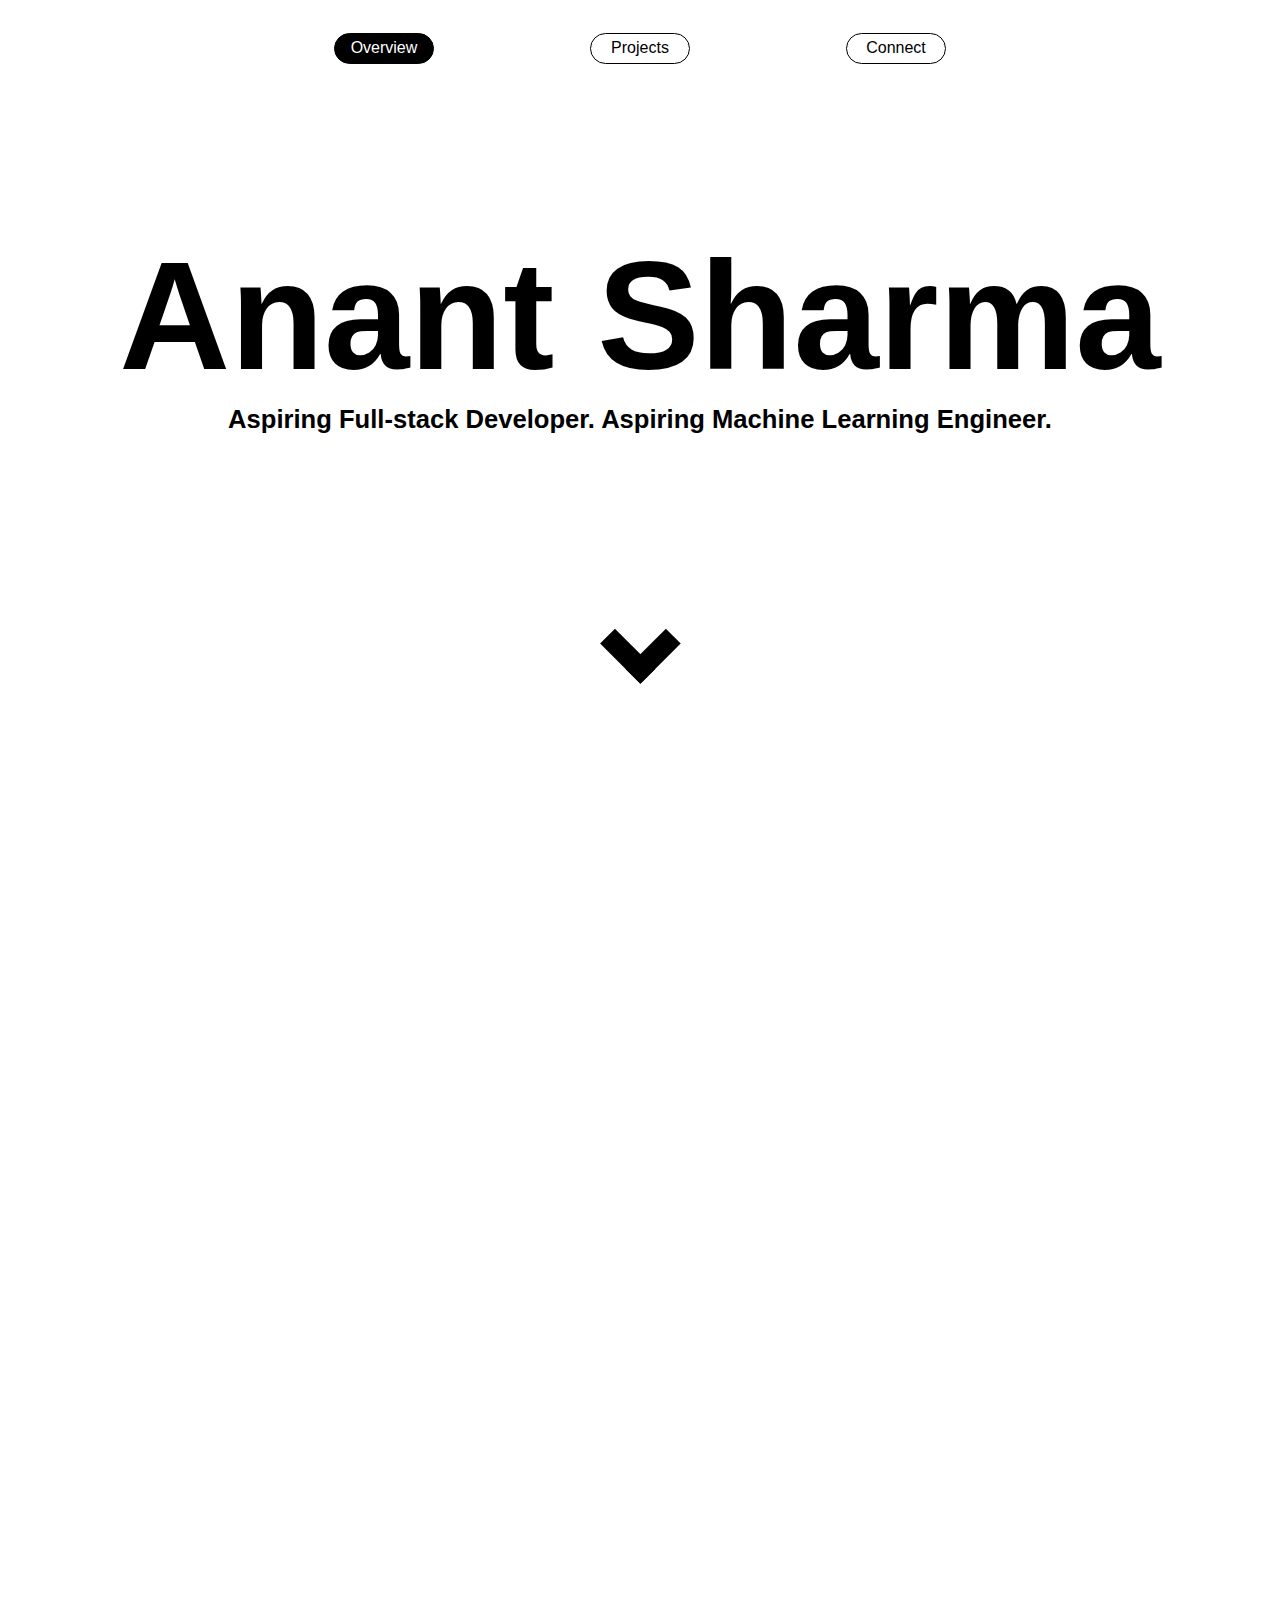
<file: index.html>
<!DOCTYPE html>
<html>

    <head>
        <title>Anant Sharma</title>
        <meta name="viewport" content="width=device-width, initial-scale=1.0">
        <meta charset="utf-8">
        <link rel="stylesheet" href="styles/common.css">
        <link rel="stylesheet" href="styles/homePage.css">
        <link rel="stylesheet" href="styles/homePage-mobile.css">
        <script src="scripts/jquery-3.3.1.min.js"></script>
    </head> 

    <body>

        <div class="pageHeader">
            <ul id="navbar">
                <a href="#" class="active">Overview</a>
                <a href="projects.html">Projects</a>
                <a href="connect.html">Connect</a>
            </ul>
        </div>

        <div class="contentWrapper">

            <div class="midContent">
                <h1 id="headline">Anant Sharma</h1>
                <h2 id="sub-headline">Aspiring Full-stack Developer. Aspiring Machine Learning Engineer.</h2>
            </div>

            <div style="display:flex; justify-content: center; width:100%; margin: calc((150px - 9.75vw)/2) 0;"><i class="down-arrow-headline"></i></div>

            <div class="about-area">

                <div class="col-12 about-table">

                    <div class="col-4">
                        <img src="images/icon-education.png" class="icon">
                        <h3>Education</h3>

                        <p>I graduated from Kuwait English School with distinction and a 4.0 GPA, and am currently studying at The University of 
                            Western Ontario as a third-year student majoring in Software Engineering.
                        </p>
                    </div>

                    <div class="col-4">
                        <img src="images/thunder.png" class="icon">
                        <h3>Motivation/Goals</h3>

                        <p>I enjoy the development process itself, and so enjoy building all kinds of systems regardless of the languages
                            and frameworks needed to realize them. I aim to have a highly diverse skillset and be a dynamic member
                            of the team who can quickly tackle the next task in line.
                        </p>
                    </div>

                    <div class="col-4">
                        <img src="images/briefcase2.png" class="icon">
                        <h3>Seeking Employment</h3>

                        <p>I'm looking to join a team that has a clear objective with an intention to make an impact. I enjoy creating and 
                            fulfilling timelines for my projects, and am always excited to brainstorm new ideas with others.
                        </p>
                    </div>

                </div>

            </div>

            <div class="skills-area">
                <div class="skills-table">

                    <div class="section-content">
                        <img src="images/terminal.png" class="icon">
                        <h3 class="section-content-title">Dev Languages</h3>
                        <ul>
                            <li>C++</li>
                            <li>Python</li>
                            <li>Java</li>
                            <li>C#</li>
                            <li>Unity</li>
                        </ul>
                    </div>

                    <div class="section-content">
                        <img src="images/web.png" class="icon">
                        <h3 class="section-content-title">Web Technologies</h3>
                        <ul>
                            <li>HTML5</li>
                            <li>CSS3</li>
                            <li>Bootstrap 4</li>
                            <li>Javascript</li>
                            <li>NodeJS</li>
                            <li>JQuery</li>
                            <li>SQL</li>
                            <li>MongoDB</li>
                        </ul>
                    </div>

                    <div class="section-content">
                        <img src="images/ai.png" class="icon">
                        <h3 class="section-content-title">Machine Learning</h3>
                        <ul>
                            <li>Tensorflow, Keras, Scikit-Learn, Numpy, Pandas, Matplotlib</li>
                            <li>Artifical Neural Networks</li>
                            <li>(CNNs, RBMs, DBNs, Autoencoders, Word2Vec)</li>
                            <li>Ensembles</li>
                            <li>Linear Regression, Clustering, SVM, Random Forests</li>
                            <li>Collaborative Filtering for Recommender Systems</li>
                        </ul>
                    </div>

                    <div class="section-content">
                        <img src="images/tools.png" class="icon">
                        <h3 class="section-content-title">Tools</h3>
                        <ul>
                            <li>Git</li>
                            <li>Terminal</li>
                            <li>Slack</li>
                            <li>Visual Studio</li>
                            <li>Eclipse</li>
                            <li>Unity</li>
                        </ul>
                    </div>

                    <div class="section-content grid-full">
                        <img src="images/education.jpg" class="icon">
                        <h3 class="section-content-title">Courses</h3>

                        <ul class="courseList">
                            <li>ECE 4436 - Networking: Principles, Protocols, and Architectures</li>
                            <li>SE 3352 - Software Requirements and Analysis</li>
                            <li>SE 3309 - Database Management Systems</li>
                            <li>SE 3316 - Web Technologies</li>
                            <li>SE 3313 - Operating Systems</li>
                            <li>SE 2205 - Algorithms and Data Structures</li>
                            <li>SE 2250 - Software Construction</li>
                        </ul>

                        <ul class="courseList">
                            <li>SE 2202 - Software Design</li>
                            <li>STATS 2141- Applied Probability for Engineers</li>
                            <li>AM 2276 - Applied Math for Engineering III </li>
                            <li>AM 2270 - Applied Math for Engineering II</li>
                            <li>MATH 2151 - Discrete Structures for Engineering</li>
                            <li>ECE 2277 - Digital Logic Systems</li>
                            <li>CS 1037 - Comp Sci Fundamentals II</li>
                        </ul>
                    </div>

                </div>

            </div>

        </div>

    </body>
    
    <script src="scripts/home.js"></script>

</html>
</file>
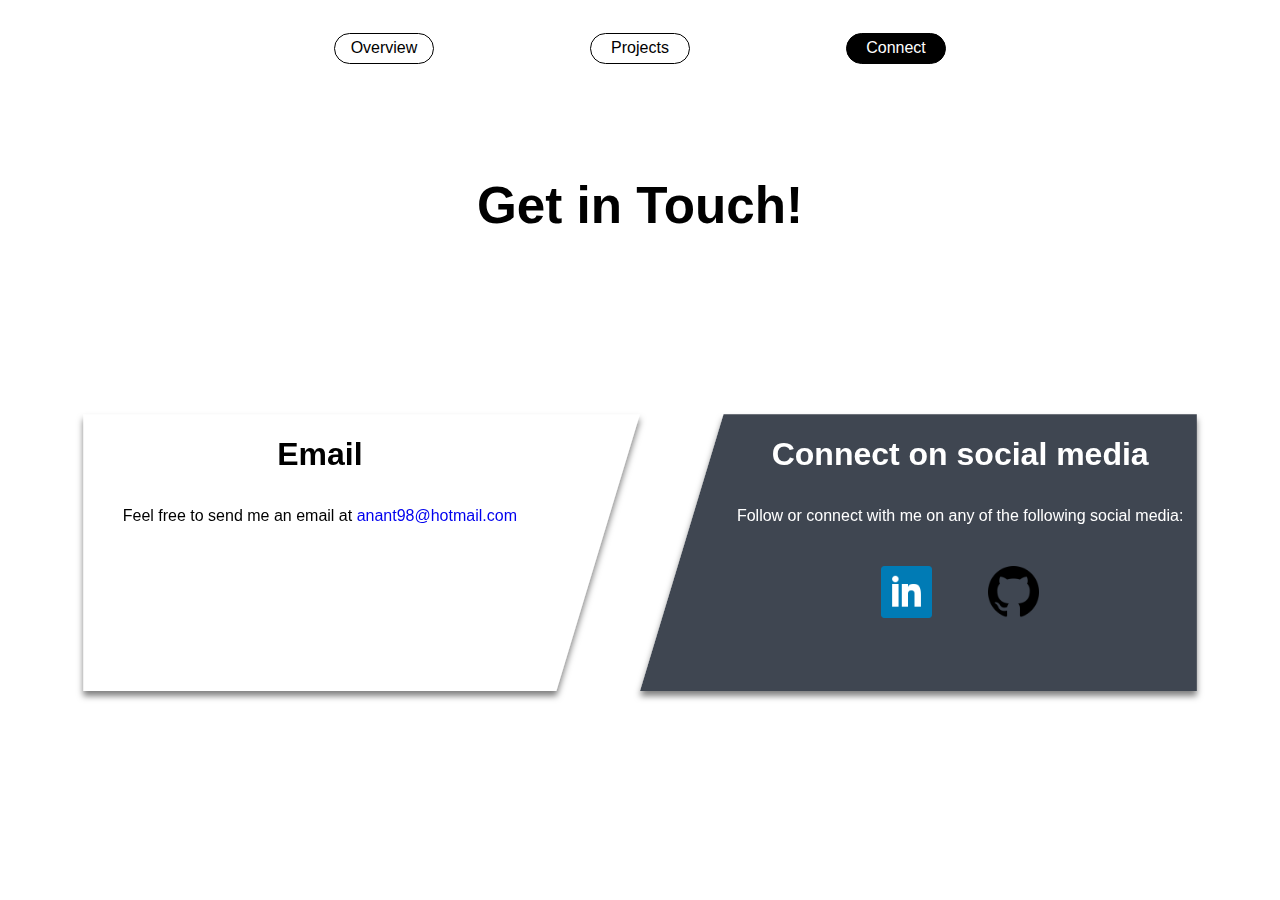
<file: connect.html>
<!DOCTYPE html>
<html>

    <head>
        <title>Connect</title>
        <meta name="viewport" content="width=device-width, initial-scale=1.0">
        <link rel="stylesheet" href="styles/common.css">
        <link rel="stylesheet" href="styles/connect.css">
        <script src="scripts/jquery-3.3.1.min.js"></script>
    </head>

    <body>

        <div class="pageHeader">
            <ul id="navbar">
                <a href="index.html">Overview</a>
                <a href="projects.html">Projects</a>
                <a href="#" class="active">Connect</a>
            </ul>
        </div>

        <h3 class="headline">Get in Touch!</h1>

        <div class="contentWrapper">
            
            <!-- Get in Touch! - simple page heading. -->
            <!-- One block for email -->
            <!-- Another contrasting block for social media -->
            <div class="container">
                <div class="emailBox">
                    <div class="textShift-email"></div>
                    <h1>Email</h1>
                    <p>Feel free to send me an email at <a href="mailto:anant98@hotmail.com">anant98@hotmail.com</a></p>
                </div>
                <div class="socialBox">
                    <div class="textShift-social"></div>
                    <h1>Connect on social media</h1>
                    <p>Follow or connect with me on any of the following social media:</p>

                    <div class="social-container">
                        <a href="https://www.linkedin.com/in/anant-sharma-b62867149/">
                            <img class="social-icon" src="images/social/linkedin.png">
                        </a>
                        <a href="https://github.com/The-9880">
                            <img class="social-icon" src="images/social/github.png">
                        </a>
                    </div>
                </div>
            </div>

        </div>

    </body>

</html>
</file>
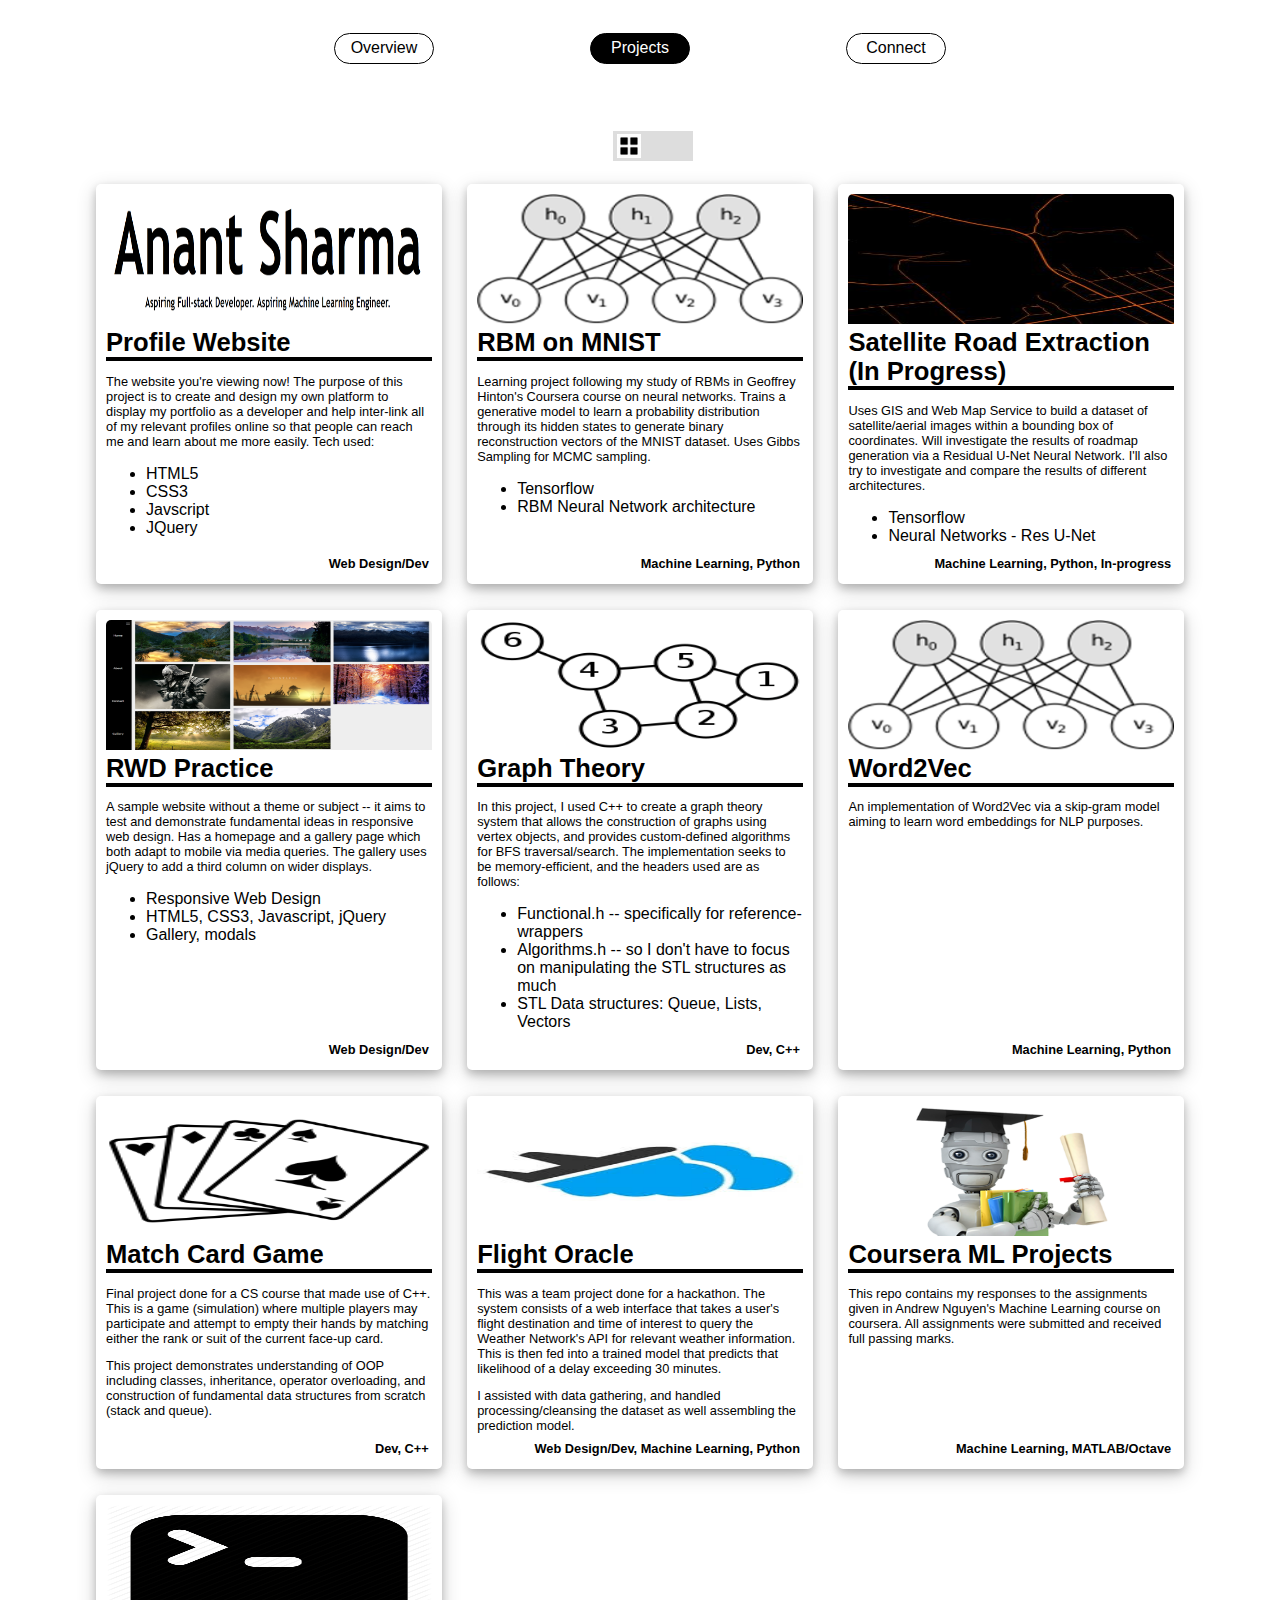
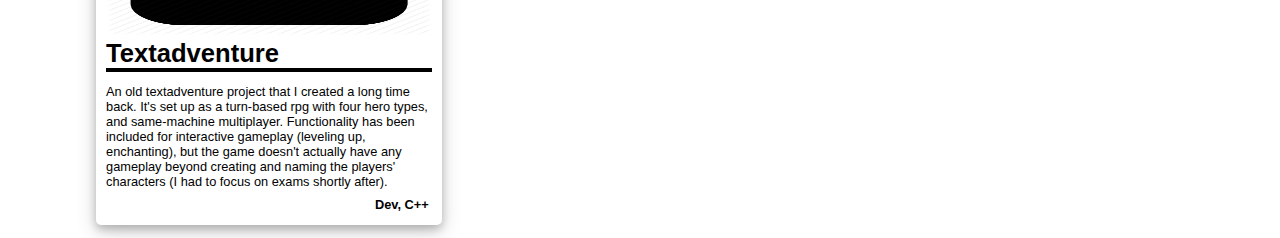
<file: projects.html>
<!DOCTYPE html>
<html>

    <head>
        <title>Projects</title>
        <meta name="viewport" content="width=device-width, initial-scale=1.0">
        <link rel="stylesheet" href="styles/common.css">
        <link rel="stylesheet" href="styles/projects.css">
        <link rel="stylesheet" href="styles/project-tile-display.css">
        <script src="scripts/jquery-3.3.1.min.js"></script>
    </head>


    <body>
        <div class="pageHeader">
            <ul id="navbar">
                <a href="index.html">Overview</a>
                <a href="#" class="active">Projects</a>
                <a href="connect.html">Connect</a>
            </ul>
        </div>

        <!-- Placeholder for page headline image. -->
        <!-- <div class="whitespace" style="height:55vh; width: 100%; background-color: #0f0f0f;"></div> -->

        <div class="contentWrapper">

            <div style="text-align: center;">
            <label class="switchBox">
                <input type="checkbox" class="styleToggle">
                <span class="slider"></span>
            </label>
            </div>

            <!-- TODO: Fix tags in project-card div, or else use the tags in the <p> elements-->
            <div class="project-grid col-12">
                <div class="project-card Dev C++">
                    <a href="https://github.com/The-9880/profile-website" class="project-link" target="_blank">
                        <div class="project-card-img">
                            <img src="images/project-images/profile-website.png" class="project-icon">
                        </div>
                        <div class="project-card-text">
                            <h3 class="project-title">Profile Website</h3>
                            <p>The website you're viewing now! The purpose of this project is to create and design my own platform
                            to display my portfolio as a developer and help inter-link all of my relevant profiles online so that
                            people can reach me and learn about me more easily. Tech used:
                            <ul>
                                <li>HTML5</li>
                                <li>CSS3</li>
                                <li>Javscript</li>
                                <li>JQuery</li>
                            </ul>
                            </p>
                        </div>
                        <p class="tags">Web Design/Dev</p>
                    </a>
                </div>

                <div class="project-card ML Tensorflow Python">
                    <a href="https://github.com/The-9880/RBM-MNIST" class="project-link" target="_blank">
                        <div class="project-card-img">
                            <img src="images/project-images/rbm.png" class="project-icon">
                        </div>
                        <div class="project-card-text">
                            <h3 class="project-title">RBM on MNIST</h3>
                            <p>Learning project following my study of RBMs in Geoffrey Hinton's Coursera course on neural networks.
                            Trains a generative model to learn a probability distribution through its hidden states to generate
                            binary reconstruction vectors of the MNIST dataset. Uses Gibbs Sampling for MCMC sampling.
                            <ul>
                                <li>Tensorflow</li>
                                <li>RBM Neural Network architecture</li>
                            </ul>
                            </p>
                        </div>
                        <p class="tags">Machine Learning, Python</p>
                    </a>
                </div>
                
                <div class="project-card Dev C++">
                    <a href="https://github.com/The-9880/Satellite-Image-Feature-Detection" class="project-link" target="_blank">
                        <div class="project-card-img">
                            <img src="images/project-images/road-extraction.jpg" class="project-icon">
                        </div>
                        <div class="project-card-text">
                            <h3 class="project-title">Satellite Road Extraction (In Progress)</h3>
                            <p>Uses GIS and Web Map Service to build a dataset of satellite/aerial images
                            within a bounding box of coordinates. Will investigate the results
                            of roadmap generation via a Residual U-Net Neural Network. I'll also try to
                            investigate and compare the results of different architectures.
                            <ul>
                                <li>Tensorflow</li>
                                <li>Neural Networks - Res U-Net</li>
                            </ul>
                            </p>
                        </div>
                        <p class="tags">Machine Learning, Python, In-progress</p>
                    </a>
                </div>


                <div class="project-card ML Tensorflow Python">
                    <a href="https://github.com/The-9880/RWD-Practice-Website" class="project-link" target="_blank">
                        <div class="project-card-img">
                            <img src="images/project-images/rwd-website.png" class="project-icon">
                        </div>
                        <div class="project-card-text">
                            <h3 class="project-title">RWD Practice</h3>
                            <p> A sample website without a theme or subject -- it aims to test and
                                demonstrate fundamental ideas in responsive web design. Has
                                a homepage and a gallery page which both adapt to mobile via media queries.
                                The gallery uses jQuery to add a third column on wider displays.
                                <ul>
                                    <li> Responsive Web Design</li>
                                    <li>HTML5, CSS3, Javascript, jQuery</li>
                                    <li>Gallery, modals</li>
                                </ul>
                            </p>
                        </div>
                        <p class="tags">Web Design/Dev</p>
                    </a>
                </div>

                <div class="project-card Dev C++">
                    <a href="https://github.com/The-9880/Graph-Theory" class="project-link" target="_blank">
                        <div class="project-card-img">
                            <img src="images/project-images/graph-theory.jpg" class="project-icon">
                        </div>
                        <div class="project-card-text">
                            <h3 class="project-title">Graph Theory</h3>
                            <p>In this project, I used C++ to create a graph theory system that allows the construction of graphs
                            using vertex objects, and provides custom-defined algorithms for BFS traversal/search. The implementation 
                            seeks to be memory-efficient, and the headers used are as follows: 
                            <ul>
                                <li>Functional.h -- specifically for reference-wrappers</li>
                                <li>Algorithms.h -- so I don't have to focus on manipulating the STL structures as much</li>
                                <li>STL Data structures: Queue, Lists, Vectors</li>
                            </ul>
                            </p>
                        </div>
                        <p class="tags">Dev, C++</p>
                    </a>
                </div>

                <div class="project-card ML Tensorflow Python">
                    <a href="https://github.com/The-9880/Word2Vec-Implementation" class="project-link" target="_blank">
                        <div class="project-card-img">
                            <img src="images/project-images/rbm.png" class="project-icon">
                        </div>
                        <div class="project-card-text">
                            <h3 class="project-title">Word2Vec</h3>
                            <p>An implementation of Word2Vec via a skip-gram model aiming to learn word embeddings for NLP
                                purposes.
                            </p>
                        </div>
                        <p class="tags">Machine Learning, Python</p>
                    </a>
                </div>


                <div class="project-card ML Tensorflow Python">
                    <a href="https://github.com/The-9880/Match-Card-Game" class="project-link" target="_blank">
                        <div class="project-card-img">
                            <img src="images/project-images/matchcard.png" class="project-icon">
                        </div>
                        <div class="project-card-text">
                            <h3 class="project-title">Match Card Game</h3>
                            <p> Final project done for a CS course that made use of C++. This is a game (simulation) where multiple players
                                may participate and attempt to empty their hands by matching either the rank or suit of the current face-up card.</p> 
                                
                            <p>This project demonstrates understanding of OOP including classes, inheritance, operator overloading, and construction of fundamental
                                data structures from scratch (stack and queue).
                            </p>
                        </div>
                        <p class="tags">Dev, C++</p>
                    </a>
                </div>

                <div class="project-card Dev C++">
                    <a href="https://github.com/The-9880/Flight-Oracle-Neural-Nets" class="project-link" target="_blank">
                        <div class="project-card-img">
                            <img src="images/project-images/flightoracle.jpg" class="project-icon">
                        </div>
                        <div class="project-card-text">
                            <h3 class="project-title">Flight Oracle</h3>
                            <p>This was a team project done for a hackathon. The system consists of a web interface that takes a user's flight
                                destination and time of interest to query the Weather Network's API for relevant weather information. This is then
                                fed into a trained model that predicts that likelihood of a delay exceeding 30 minutes.</p>
                            <p>
                                I assisted with data gathering, and handled processing/cleansing the dataset as well assembling the prediction model.
                            </p>
                        </div>
                        <p class="tags">Web Design/Dev, Machine Learning, Python</p>
                    </a>
                </div>

                <div class="project-card ML Tensorflow Python">
                    <a href="https://github.com/The-9880/Machine-Learning-Coursera" class="project-link" target="_blank">
                        <div class="project-card-img">
                            <img src="images/project-images/courseraml.png" class="project-icon">
                        </div>
                        <div class="project-card-text">
                            <h3 class="project-title">Coursera ML Projects</h3>
                            <p> This repo contains my responses to the assignments given in Andrew Nguyen's Machine Learning course on
                                coursera. All assignments were submitted and received full passing marks.
                            </p>
                        </div>
                        <p class="tags">Machine Learning, MATLAB/Octave</p>
                    </a>
                </div>
                

                <div class="project-card Dev C++">
                    <a href="https://github.com/The-9880/old-textadventure-project" class="project-link" target="_blank">
                        <div class="project-card-img">
                            <img src="images/project-images/textadvent.png" class="project-icon">
                        </div>
                        <div class="project-card-text">
                            <h3 class="project-title">Textadventure</h3>
                            <p> An old textadventure project that I created a long time back. It's set up as a turn-based rpg
                                with four hero types, and same-machine multiplayer. Functionality has been included for interactive
                                gameplay (leveling up, enchanting), but the game doesn't actually have any gameplay beyond creating and naming the players'
                                characters (I had to focus on exams shortly after).
                            </p>
                        </div>
                        <p class="tags">Dev, C++</p>
                    </a>
                </div>

            </div>
        </div>

    </body>
    <script src="scripts/projects.js"></script>

</html>
</file>
<file: styles/common.css>
/* Contains navbar and basic document styles */
*
{
    box-sizing: border-box;
}

body
{
    margin: 0 0;
    padding: 0 0;
    
    font-family: 'Trebuchet MS', 'Lucida Sans Unicode', 'Lucida Grande', 'Lucida Sans', Arial, sans-serif;
}
.contentWrapper
{
    width: 100%;
    padding: 0 6.5vw;
}
.pageHeader
{
    padding-bottom: 9.75vw;
    width:100%;

    background-color: #414956;
    background-color:white;
}
#navbar
{
    width: 60%;
    display: flex;
    justify-content:space-around;
    position: absolute;
    top: 1.3vw;
    left:20%;
    right:20%;

    margin-left:auto;
    margin-right:auto;
    
    list-style-type: none;
    padding:0;
}
#navbar a
{
    text-align:center;
    width: 13%;
    min-width: 75px;
    padding: .455vw .65vw;
    border: .0975vw solid black;
    border-radius: 3.25vw;

    text-decoration: none;
    color: black;

    transition: background-color 0.25s;
}

#navbar a.active
{
    background-color: black;
    color: white;
}

#navbar a:hover
{
    background-color: black;
    color: white;
}

@media only screen and (max-width: 650px)
{
    #navbar
    {
        width: 100%;
        position: static;
        padding-top: 3vw;  
    }

    #navbar a
    {
        min-width: 0;
        width: 20vw;
    }
}
</file>
<file: styles/homePage.css>
/* First set of content on this page -- the Headline content. */
.midContent
{
    width:100%;
    height: 29.25vw;
    background-color: #414956;
    background-color:white;
    margin-top: calc(150px - 9.75vw);
}
#headline
{
    font-size:12vw;
    text-align:center;
    color: black;
    margin-bottom:0;
}
#sub-headline
{
    font-size:2vw;
    text-align:center;
    color:black;
    margin-top:0;
}
i.down-arrow-headline
{
    border: solid black;
    border-width: 0 1.65vw 1.65vw 0;
    display:inline-block;
    overflow: hidden;
    padding:1.4vw;

    transform: rotate(45deg);
    -webkit-transform: rotate(45deg);
}

/* Content Sections -- About first. */
.about-area, .skills-area
{
    padding:50px 0;
    overflow: hidden;
}

.about-area
{
    background-color: white;
    padding: 13vw 0;
}
.about-area p
{
    font-size: 1.5vw;
}

/* Gridview implementation */
.col-1{width: 8.33%;}
.col-2{width: 16.66%;}
.col-3{width: 25%;}
.col-4{Width: 33.33%;}
.col-5{width: 41.66%;}
.col-6{width: 50%;}
.col-7{width: 58.33%;}
.col-8{width: 66.66%;}
.col-9{width: 75%;}
.col-10{width: 83.33%;}
.col-11{width: 91.66%;}
.col-12{width: 100%;}
/* End of Gridview */

.about-table
{
    position: relative;
    overflow:hidden;
    padding: 30px 10px;
    background-color: #FDFDFD;
    /* border-radius: 5px; */
    box-shadow: 0 4px 8px 0 rgba(0, 0, 0, 0.2), 0 6px 20px 0 rgba(0, 0, 0, 0.19);
    text-align:center;

    opacity: 0;
}

.skills-table
{
    padding: 0 2vw;
    text-align:center;
    width: 100%;
    display: grid;
    grid-template-columns: 25% 25% 25% 25%;
    grid-column-gap: .5vw;
    grid-row-gap: .5vw;
}
.grid-full
{
    grid-column-start: 1;
    grid-column-end: 5;
}

div[class$="table"]>div
{   
    float:left;
    padding:0 .65vw;
    position: relative;
}


/* Skills section */
.skills-area
{
    text-align: center;
    overflow: hidden;   
}
.section-headline
{
    font-size:7vw;
    text-align:center;
}
.section-content
{
    text-align: center;
    font-size: 1.3vw;
    /* These lines are prototype for tiles */
    padding: 1.95vw 1.95vw;
    box-shadow: 0px 0px 5px #888888;
    opacity: 0;
}

.section-content ul
{
    list-style-type: none;
    text-align: center;
    padding: 0 0;
}
h3
{
    font-size: 2vw;
}
h3.section-content-title
{
    font-size: 2vw;
    text-align: center;
}

img.icon
{
    height: 8.45vw;
}

ul.courseList
{
    float:left; 
    text-align: left; 
    margin:0 5px;
}

ul.courseList:nth-of-type(2)
{
    float:right;
}
</file>
<file: styles/homePage-mobile.css>
@media only screen and (max-width:650px)
{
    /* Headline styles */
    #headline
    {
        font-size: 13vw;
    }
    #sub-headline
    {
        font-size: 2.5vw;
    }
    [class*="col-"]
    {
        width:100%;
    }

    /* Styles for content sections */
    img.icon
    {
        height: 20vw;
    }
    h3
    {
        font-size: 5vw;
    }
    .about-table div
    {
        margin-bottom: 8vw;
    }
    .about-area p
    {
        font-size: 3vw;
    }
    h3.section-content-title
    {
        font-size: 4vw;
    }
    ul li
    {
        font-size: 3vw;
    }
    .about-table
    {
        opacity: 1
    }
    .skills-table
    {
        display: grid;
        padding: 0 3vw;
        grid-template-columns: 50% 50%;
        grid-column-gap: 2vw;
        grid-row-gap: 2vw;

        opacity: 1;
    }
    .section-content
    {
        opacity: 1;
    }
    .grid-full
    {
        grid-column-start: 1;
        grid-column-end: 3;
    }
    .grid-full ul
    {
        float:left;
        margin: 5px; 0;
    }
    ul.courseList:nth-of-type(2)
    {
        float: left;
    }
}
</file>
<file: styles/connect.css>
.emailBox
{
    position: relative;
    background-color: white;
    -webkit-clip-path: polygon(0 0, 100% 0, 85% 100%, 0 100%);
    clip-path: polygon(0 0, 100% 0, 85% 100%, 0 100%);
    float: left;
}

.textShift-email
{
    float:right;
    width: 15%;
    height: 100%;
    background-color: white;
    -webkit-clip-path: polygon(100% 0, 100% 0, 100% 100%, 0 100%);
    clip-path: polygon(100% 0, 100% 0, 100% 100%, 0 100%);
}

.socialBox
{
    position: relative;
    background-color: #3f4651;
    -webkit-clip-path: polygon(15% 0, 100% 0, 100% 100%, 0 100%);
    clip-path: polygon(15% 0, 100% 0, 100% 100%, 0 100%);
    float: left;
    color:white;
}

.textShift-social
{
    float: left;
    width: 15%;
    height: 100%;
    background-color: white;
    -webkit-clip-path: polygon(0 0, 100% 0, 0 100%, 0 100%);
    clip-path: polygon(0 0, 100% 0, 0 100%, 0 100%);
}

.container
{
    display: grid;
    grid-template-columns: 50% 50%;
    filter: drop-shadow(0px 5px 3px rgba(0, 0, 0, 0.5));
    height: 40vh;
    padding-bottom: 6.5vw;
}

div[class*="Box"]
{
    text-align: center;
}

/* Text Stylings */
div[class*="Box"] h1
{
    font-size: 2.5vw;
    padding-bottom: 1vw;
}

.headline
{
    text-align:center;
    font-size: 4vw;
    padding: 0 0 10vw 0;
}

/* Icon stylings */
.social-icon
{
    height: 4vw;
    display: inline-block;
}

.social-container
{
    padding: 2vw 0;
}
.social-container .social-icon
{
    margin: 0 2vw;
}

a
{
    text-decoration: none;
}

@media only screen and (max-width: 650px)
{
    .container
    {
        grid-template-columns: 100%;
    }
    .textShift-email
    {
        display:none;
    }
    .textShift-social
    {
        display:none;
    }
    .emailBox
    {
        clip-path: none;
    }
    .socialBox
    {
        clip-path: none;
    }
    .headline
    {
        font-size: 12vw;
    }
    div[class*="Box"]
    {
        padding: 0 4vw;
    }
    .social-icon
    {
        height:9vw; 
    }
    .social-container .social-icon
    {
        margin: 0 4vw;
    }
    div[class*="Box"] h1
    {
        font-size: 6vw;
    }
}
</file>
<file: styles/projects.css>
a.project-link
{
    /* Check for a better fix than this. */
    /* Maybe just add cursor: pointer, and an onclick event to the project-card itself. */
    color:black;
    text-decoration: none;
}
.project-card:hover
{
    transform: scale(1.1);
    /* cursor: pointer; */
}
h3.project-title
{
    font-size: 3vw;
    margin: 0;

    border-bottom: .325vw solid black;
}

p
{
    font-size: 1.1vw;
}

p.tags
{
    font-weight: 900;
    position: absolute;
    bottom: 1vw;
    right: 1vw;
    margin: 0; 
}
.project-card-text
{
    padding-bottom: 1vw;
}

/* Styles for the toggle button */

.switchBox
{
    position: relative;
    left: 1vw;
    top: .5vw;
    display: inline-block;
    height: 30px;
    width: 80px;
    cursor: pointer;
}

.styleToggle {display:none;}

.slider
{
    position: absolute;
    top:0;
    left:0;
    right:0;
    bottom:0;
    background-color: #ddd;
    -webkit-transition: .4s;
    transition: .4s;
}
.slider::before
{
    position: absolute;
    content:"";
    background: url('../images/tiles.png');
    background-size: 24px 24px;
    width: 24px;
    height: 24px;
    background-color: white;
    left: 4px;
    bottom: 3px;
    -webkit-transition: .4s;
    transition: .4s;
}

.styleToggle:checked + .slider::before
{
    background-image: url('../images/list.png');
    -webkit-transform: translateX(48px);
    -ms-transform: translateX(48px);
    transform: translateX(48px);
}

@media only screen and (max-width:650px)
{
    h3.project-title
    {
        font-size:5vw;
    }
    .project-card-text ul
    {
        font-size: 2.5vw;
    }
}
</file>
<file: styles/project-tile-display.css>
/* Gridview implementation -- only using gridview in conjunction with tile display for project cards.*/
.col-1{width: 8.33%;}
.col-2{width: 16.66%;}
.col-3{width: 25%;}
.col-4{Width: 33.33%;}
.col-5{width: 41.66%;}
.col-6{width: 50%;}
.col-7{width: 58.33%;}
.col-8{width: 66.66%;}
.col-9{width: 75%;}
.col-10{width: 83.33%;}
.col-11{width: 91.66%;}
.col-12{width: 100%;}
/* End of Gridview */
/* Boxview */
.box-1{width: 8.33vw; height: 8.33vw;}
.box-2{width: 16.66vw; height: 16.66vw;}
.box-3{width: 25vw; height:25vw;}
.box-4{width: 33.33vw; height:33.33vw;}
/* End Boxview */


.project-grid
{
    display: inline-grid;
    grid-template-columns: 33.33% 33.33% 33.33%;
    justify-content: space-evenly;
    padding-top: 1vw;
}

.tile-row
{
    display: flex;
    justify-content: space-evenly;
}
.project-card
{
    padding: 10px 10px;
    margin: 1vw 1vw;
    overflow: hidden;
    position: relative;

    box-shadow: 0 4px 8px 0 rgba(0, 0, 0, 0.2), 0 6px 20px 0 rgba(0, 0, 0, 0.19);
    transition: 0.25s;
    border-radius: 5px;
}
.project-card-img
{
    width: 100%;
}
.project-icon
{
    height: 130px;
    width: 100%;
    border-radius: 5px 5px 0 0;
}
p.tags
{
    position: absolute;
    text-align: right;
}

p
{
    font-size: 1vw;
}
h3.project-title
{
    font-size: 2vw;
}

@media only screen and (max-width: 650px)
{
    .project-grid
    {
        grid-template-columns: 50% 50%;
    }
    p
    {
        font-size: 2.5vw;
    }
}
</file>
